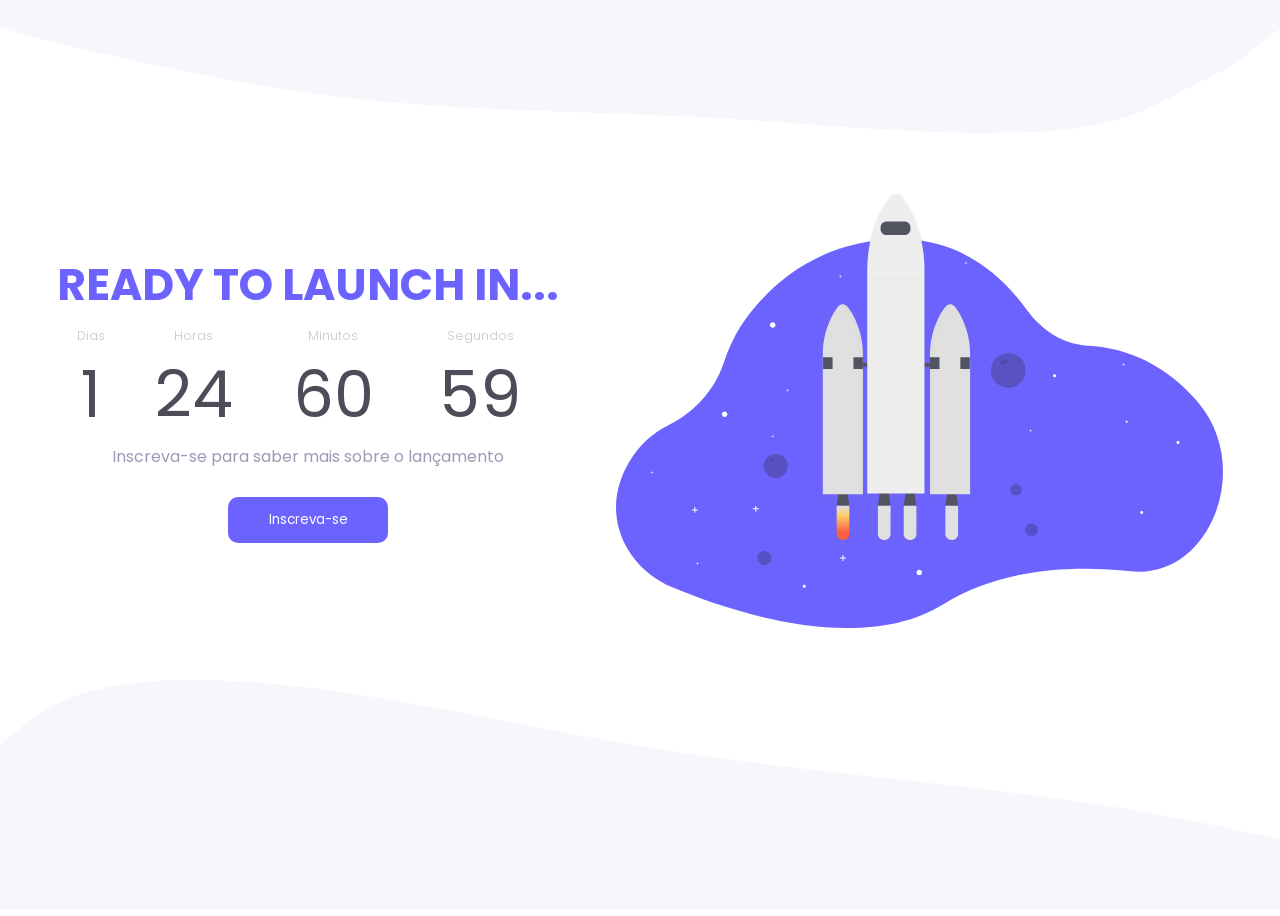
<file: Challenges/countdown/index.html>
<!DOCTYPE html>
<html lang="en">
<head>
    <meta charset="UTF-8">
    <meta http-equiv="X-UA-Compatible" content="IE=edge">
    <meta name="viewport" content="width=device-width, initial-scale=1.0">
    <link rel="stylesheet" href="assets/css/main.css">
    <script defer src="assets/js/main.js"></script>

    <title>Countdown</title>
</head>
<body>
    <main class="container">

        <svg width="1366" height="133" viewBox="0 0 1366 133" fill="none" xmlns="http://www.w3.org/2000/svg">
            <path fill-rule="evenodd" clip-rule="evenodd" d="M1366 0H0V27.6503C79.0078 49.9323 172.154 69.6349 261.729 85.4662C372.219 104.994 481.981 108.913 592.365 112.854L592.365 112.854L592.366 112.854C635.236 114.385 678.2 115.919 721.337 118.372C749.93 119.998 779.133 122.067 808.302 124.134L808.302 124.134C896.408 130.376 984.192 136.596 1053.85 130.511C1119.23 124.8 1150.1 108.243 1181.04 91.6541C1191.39 86.1002 1201.76 80.5429 1213.42 75.3877C1230.71 67.7491 1241.26 58.8166 1251.75 49.9279C1265.59 38.2065 1279.34 26.5613 1308.34 18.0602C1324.57 13.3029 1344.23 9.33452 1366 5.86685V0Z" fill="#DDDBF2" fill-opacity="0.26"/>
        </svg>


        <section class="wrapper">

            <div class="contdown">
                <h1>Ready to launch in...</h1>

                    <table class="timer">
                        <tr class="timer-description">
                            <th>Dias</td>
                            <th>Horas</td>
                            <th>Minutos</td>
                            <th>Segundos</td>
                        </tr>

                        <tr>
                            <td id="day">1</td>
                            <td id="hour">24</td>
                            <td id="minute">60</td>
                            <td id="second">60</td>
                        </tr>
                    </table>

                <p>Inscreva-se para saber mais sobre o lançamento</p>

                <button>Inscreva-se</button>
            </div>

            <svg width="607" height="435" viewBox="0 0 607 435" fill="none" xmlns="http://www.w3.org/2000/svg">
                <g clip-path="url(#clip0)">
                <path d="M529.904 378.444C524.973 378.868 520.011 378.801 515.093 378.246C461.022 372.273 387.392 373.972 327.37 411.129C244.36 462.509 114.269 418.524 56.8832 394.594C13.0364 376.318 -9.72645 331.552 3.94626 289.533C4.13876 288.94 4.3366 288.347 4.54514 287.754C13.1487 262.783 30.1313 243.24 51.1618 232.881C69.4919 223.852 96.2544 204.998 108.163 168.771C113.082 153.812 119.83 139.739 128.594 127.473C152.063 94.6217 201.193 45.7001 285.689 46.0046C300.503 46.0763 315.207 48.563 329.22 53.3666C360.089 63.8754 387.969 85.2402 409.23 114.859C422.795 133.75 443.125 151.311 472.23 152.743C512.622 154.741 551.17 173.531 580.088 206.97C580.922 207.932 581.745 208.898 582.569 209.876C634.057 271.16 598.295 372.471 529.904 378.444Z" fill="#6C63FF"/>
                <g opacity="0.7">
                <path opacity="0.7" d="M148.362 372.434C152.438 372.434 155.742 369.133 155.742 365.061C155.742 360.989 152.438 357.688 148.362 357.688C144.287 357.688 140.983 360.989 140.983 365.061C140.983 369.133 144.287 372.434 148.362 372.434Z" fill="url(#paint0_linear)"/>
                </g>
                <path opacity="0.2" d="M148.363 372.102C152.255 372.102 155.41 368.95 155.41 365.061C155.41 361.172 152.255 358.019 148.363 358.019C144.47 358.019 141.315 361.172 141.315 365.061C141.315 368.95 144.47 372.102 148.363 372.102Z" fill="black"/>
                <path d="M108.606 223.981C110.113 223.981 111.333 222.761 111.333 221.256C111.333 219.751 110.113 218.531 108.606 218.531C107.1 218.531 105.879 219.751 105.879 221.256C105.879 222.761 107.1 223.981 108.606 223.981Z" fill="white"/>
                <path d="M303.243 382.12C304.749 382.12 305.97 380.9 305.97 379.395C305.97 377.89 304.749 376.67 303.243 376.67C301.737 376.67 300.516 377.89 300.516 379.395C300.516 380.9 301.737 382.12 303.243 382.12Z" fill="white"/>
                <path d="M188.279 394.808C189.121 394.808 189.803 394.126 189.803 393.285C189.803 392.445 189.121 391.763 188.279 391.763C187.438 391.763 186.755 392.445 186.755 393.285C186.755 394.126 187.438 394.808 188.279 394.808Z" fill="white"/>
                <path d="M525.686 321.081C526.527 321.081 527.21 320.399 527.21 319.558C527.21 318.718 526.527 318.036 525.686 318.036C524.844 318.036 524.162 318.718 524.162 319.558C524.162 320.399 524.844 321.081 525.686 321.081Z" fill="white"/>
                <path d="M438.527 184.312C439.369 184.312 440.051 183.63 440.051 182.79C440.051 181.949 439.369 181.267 438.527 181.267C437.685 181.267 437.003 181.949 437.003 182.79C437.003 183.63 437.685 184.312 438.527 184.312Z" fill="white"/>
                <path d="M562.046 251.094C562.888 251.094 563.57 250.412 563.57 249.571C563.57 248.73 562.888 248.049 562.046 248.049C561.205 248.049 560.522 248.73 560.522 249.571C560.522 250.412 561.205 251.094 562.046 251.094Z" fill="white"/>
                <path d="M156.731 134.76C158.237 134.76 159.458 133.54 159.458 132.035C159.458 130.531 158.237 129.311 156.731 129.311C155.225 129.311 154.004 130.531 154.004 132.035C154.004 133.54 155.225 134.76 156.731 134.76Z" fill="white"/>
                <path d="M81.7795 316.39H79.3519V313.965H78.3627V316.39H75.9351V317.379H78.3627V319.799H79.3519V317.379H81.7795V316.39Z" fill="white"/>
                <path d="M142.737 315.322H140.31V312.896H139.32V315.322H136.893V316.31H139.32V318.73H140.31V316.31H142.737V315.322Z" fill="white"/>
                <path d="M229.896 364.473H227.469V362.048H226.479V364.473H224.052V365.462H226.479V367.882H227.469V365.462H229.896V364.473Z" fill="white"/>
                <path d="M351.293 69.8323H350.186V68.7264H349.737V69.8323H348.63V70.2811H349.737V71.387H350.186V70.2811H351.293V69.8323Z" fill="white"/>
                <path d="M509.034 171.341H507.928V170.235H507.478V171.341H506.372V171.789H507.478V172.895H507.928V171.789H509.034V171.341Z" fill="white"/>
                <path d="M415.994 237.588H414.887V236.482H414.438V237.588H413.331V238.037H414.438V239.143H414.887V238.037H415.994V237.588Z" fill="white"/>
                <path d="M37.4141 279.26H36.3072V278.154H35.8581V279.26H34.7512V279.709H35.8581V280.814H36.3072V279.709H37.4141V279.26Z" fill="white"/>
                <path d="M82.865 370.083H81.7582V368.977H81.309V370.083H80.2021V370.532H81.309V371.637H81.7582V370.532H82.865V370.083Z" fill="white"/>
                <path d="M225.635 83.1886H224.528V82.0827H224.079V83.1886H222.972V83.6374H224.079V84.7433H224.528V83.6374H225.635V83.1886Z" fill="white"/>
                <path d="M158.26 242.93H157.153V241.825H156.704V242.93H155.597V243.379H156.704V244.485H157.153V243.379H158.26V242.93Z" fill="white"/>
                <path d="M172.698 196.985H171.591V195.879H171.142V196.985H170.035V197.433H171.142V198.539H171.591V197.433H172.698V196.985Z" fill="white"/>
                <g opacity="0.7">
                <path opacity="0.7" d="M400.049 303.013C403.451 303.013 406.209 300.257 406.209 296.858C406.209 293.459 403.451 290.703 400.049 290.703C396.647 290.703 393.889 293.459 393.889 296.858C393.889 300.257 396.647 303.013 400.049 303.013Z" fill="url(#paint1_linear)"/>
                </g>
                <path opacity="0.2" d="M400.049 302.559C403.2 302.559 405.754 300.006 405.754 296.858C405.754 293.71 403.2 291.158 400.049 291.158C396.898 291.158 394.343 293.71 394.343 296.858C394.343 300.006 396.898 302.559 400.049 302.559Z" fill="black"/>
                <path opacity="0.2" d="M415.411 343.359C418.934 343.359 421.79 340.506 421.79 336.986C421.79 333.466 418.934 330.612 415.411 330.612C411.888 330.612 409.032 333.466 409.032 336.986C409.032 340.506 411.888 343.359 415.411 343.359Z" fill="black"/>
                <g opacity="0.7">
                <path opacity="0.7" d="M358.244 164.032C358.288 150.642 355.077 137.442 348.887 125.566C345.951 119.988 343.272 116.526 341.208 114.394C340.42 113.562 339.39 112.998 338.264 112.782C337.138 112.565 335.972 112.707 334.931 113.187C334.098 113.482 333.346 113.967 332.733 114.603C329.947 117.488 327.429 121.302 325.247 125.357C318.738 137.516 315.362 151.103 315.424 164.892V173.162H310.114V76.9913C310.114 56.8393 305.601 36.9597 296.746 19.3293C292.554 10.9736 288.726 5.78066 285.79 2.59116C285.077 1.77946 284.2 1.1291 283.215 0.683544C282.231 0.237989 281.163 0.00750732 280.082 0.00750732C279.001 0.00750732 277.933 0.237989 276.949 0.683544C275.964 1.1291 275.087 1.77946 274.374 2.59116C270.396 6.91328 266.802 12.6298 263.68 18.7043C254.381 36.7193 249.659 57.1705 249.659 77.9102V173.125H245.071V164.454C245.13 150.674 241.754 137.097 235.249 124.946C233.051 120.891 230.532 117.076 227.763 114.191C226.958 113.338 225.901 112.764 224.746 112.554C223.591 112.345 222.4 112.51 221.346 113.027L221.539 113.128C220.867 113.427 220.259 113.851 219.747 114.378C217.689 116.515 215.01 119.972 212.074 125.55C205.884 137.426 202.672 150.626 202.717 164.016V307.73H219.1L217.293 319.542V354.873H230.693V319.542L228.902 307.725H245.05V176.833H249.638V307.158H262.722L260.846 319.542V354.873H274.246V319.542L272.369 307.142H290.014L288.127 319.542V354.873H301.527V319.542L299.65 307.142H310.098V176.849H315.408V307.939H319.713V307.741H333.947L332.161 319.542V354.873H345.561V319.542L343.769 307.725H358.244V164.032Z" fill="url(#paint2_linear)"/>
                </g>
                <path d="M233.35 312.672H220.662L222.929 297.28H231.083L233.35 312.672Z" fill="#535461"/>
                <g opacity="0.1">
                <path opacity="0.1" d="M222.298 303.392H231.714L231.083 299.091H222.929L222.298 303.392Z" fill="black"/>
                </g>
                <path d="M342.085 312.672H329.402L331.664 297.28H339.823L342.085 312.672Z" fill="#535461"/>
                <g opacity="0.1">
                <path opacity="0.1" d="M331.033 303.392H340.454L339.823 299.091H331.664L331.033 303.392Z" fill="black"/>
                </g>
                <path d="M274.577 312.672H261.894L264.155 297.28H272.315L274.577 312.672Z" fill="#535461"/>
                <g opacity="0.1">
                <path opacity="0.1" d="M263.524 303.392H272.946L272.315 299.091H264.155L263.524 303.392Z" fill="black"/>
                </g>
                <path d="M300.404 312.672H287.721L289.983 297.28H298.137L300.404 312.672Z" fill="#535461"/>
                <g opacity="0.1">
                <path opacity="0.1" d="M289.352 303.392H298.773L298.137 299.091H289.983L289.352 303.392Z" fill="black"/>
                </g>
                <path d="M323.964 170.08H233.351V173.702H323.964V170.08Z" fill="#535461"/>
                <path d="M337.968 112.872C337.489 112.343 336.905 111.921 336.253 111.632C335.601 111.343 334.895 111.194 334.182 111.194C333.469 111.194 332.763 111.343 332.111 111.632C331.459 111.921 330.875 112.343 330.396 112.872C327.76 115.682 325.375 119.395 323.295 123.343C317.125 135.224 313.934 148.424 313.996 161.809V301.164H354.1V161.222C354.15 148.207 351.114 135.366 345.24 123.749C342.454 118.321 339.92 114.923 337.968 112.872Z" fill="#E0E0E0"/>
                <path d="M222.966 112.872C223.445 112.343 224.029 111.921 224.681 111.632C225.333 111.343 226.039 111.194 226.752 111.194C227.465 111.194 228.171 111.343 228.823 111.632C229.475 111.921 230.059 112.343 230.538 112.872C233.179 115.682 235.559 119.395 237.644 123.343C243.812 135.225 247.003 148.425 246.943 161.809V301.164H206.839V161.222C206.789 148.207 209.825 135.366 215.699 123.749C218.48 118.321 221.015 114.923 222.966 112.872Z" fill="#E0E0E0"/>
                <path d="M207.069 164.192L216.587 164.24V175.962H207.069V164.192Z" fill="#535461"/>
                <path d="M237.425 164.192L246.943 164.24V175.962H237.425V164.192Z" fill="#535461"/>
                <path d="M313.997 164.192L323.509 164.24V175.962H313.997V164.192Z" fill="#535461"/>
                <path d="M344.353 164.192L353.865 164.24V175.962H344.353V164.192Z" fill="#535461"/>
                <g opacity="0.1">
                <path opacity="0.1" d="M237.644 123.162C235.559 119.213 233.179 115.5 230.538 112.69C229.792 111.864 228.795 111.305 227.701 111.099C226.606 110.894 225.475 111.053 224.479 111.552C225.053 111.838 225.571 112.223 226.009 112.69C228.645 115.5 231.03 119.213 233.11 123.162C239.28 135.042 242.471 148.243 242.409 161.628V300.972H246.943V161.633C247.004 148.247 243.813 135.045 237.644 123.162Z" fill="black"/>
                </g>
                <g opacity="0.1">
                <path opacity="0.1" d="M326.92 123.546C329 119.598 331.385 115.885 334.021 113.075C334.514 112.543 335.111 112.117 335.775 111.825C334.795 111.396 333.705 111.286 332.659 111.511C331.613 111.735 330.665 112.282 329.947 113.075C327.305 115.885 324.921 119.598 322.841 123.546C316.673 135.428 313.482 148.628 313.542 162.012V301.378H317.622V162.023C317.558 148.634 320.749 135.43 326.92 123.546Z" fill="black"/>
                </g>
                <path d="M227.18 347.078H226.832C225.196 347.078 223.626 346.428 222.469 345.272C221.312 344.116 220.662 342.548 220.662 340.913V312.672H233.35V340.913C233.35 342.548 232.7 344.116 231.543 345.272C230.386 346.428 228.816 347.078 227.18 347.078Z" fill="url(#paint3_linear)"/>
                <path d="M268.412 347.078H268.059C266.423 347.076 264.855 346.426 263.699 345.27C262.543 344.114 261.894 342.547 261.894 340.913V312.672H274.577V340.913C274.577 342.547 273.928 344.114 272.772 345.27C271.616 346.426 270.047 347.076 268.412 347.078Z" fill="url(#paint4_linear)"/>
                <path d="M294.234 347.078H293.875C292.242 347.074 290.676 346.422 289.522 345.266C288.369 344.111 287.721 342.545 287.721 340.913V312.672H300.404V340.913C300.404 342.548 299.754 344.116 298.597 345.272C297.44 346.428 295.87 347.078 294.234 347.078Z" fill="url(#paint5_linear)"/>
                <path d="M335.92 347.078H335.583C334.772 347.079 333.968 346.921 333.219 346.612C332.469 346.302 331.787 345.849 331.213 345.276C330.639 344.703 330.183 344.023 329.873 343.274C329.562 342.526 329.402 341.723 329.402 340.913V312.672H342.085V340.913C342.085 342.547 341.436 344.114 340.28 345.27C339.124 346.426 337.556 347.077 335.92 347.078Z" fill="url(#paint6_linear)"/>
                <path d="M285.501 3.60623C284.839 2.81863 284.012 2.1854 283.078 1.75097C282.145 1.31654 281.128 1.09143 280.098 1.09143C279.068 1.09143 278.051 1.31654 277.118 1.75097C276.184 2.1854 275.357 2.81863 274.695 3.60623C270.952 7.81615 267.53 13.3777 264.535 19.2973C255.734 36.8422 251.263 56.7591 251.263 76.9539V300.598H308.478V76.0564C308.478 56.4332 304.2 37.0559 295.837 19.9063C291.907 11.7696 288.287 6.71024 285.501 3.60623Z" fill="#EEEEEE"/>
                <path d="M288.549 28.449H270.454C267.206 28.449 264.573 31.0802 264.573 34.3258V36.2438C264.573 39.4895 267.206 42.1206 270.454 42.1206H288.549C291.798 42.1206 294.431 39.4895 294.431 36.2438V34.3258C294.431 31.0802 291.798 28.449 288.549 28.449Z" fill="#535461"/>
                <g opacity="0.1">
                <path opacity="0.1" d="M308.206 84.5991H251.574V86.7949H308.206V84.5991Z" fill="black"/>
                </g>
                <path d="M406.941 166.329C405.456 164.381 403.598 162.746 401.476 161.521C399.038 160.116 396.309 159.29 393.5 159.107C390.691 158.925 387.878 159.39 385.277 160.467C382.677 161.543 380.36 163.203 378.504 165.318C376.648 167.433 375.304 169.945 374.575 172.662C373.847 175.378 373.753 178.226 374.302 180.984C374.85 183.743 376.027 186.338 377.739 188.57C379.452 190.802 381.656 192.61 384.18 193.855C386.704 195.1 389.48 195.749 392.295 195.751C392.686 195.751 393.076 195.751 393.456 195.708C396.764 195.499 399.954 194.399 402.686 192.525C405.419 190.65 407.593 188.071 408.976 185.062C410.36 182.052 410.902 178.724 410.544 175.432C410.187 172.139 408.944 169.005 406.946 166.361L406.941 166.329Z" fill="url(#paint7_linear)"/>
                <path opacity="0.2" d="M409.641 177.378C409.641 181.785 407.959 186.028 404.94 189.241C401.92 192.455 397.789 194.398 393.386 194.677C393.028 194.677 392.659 194.714 392.29 194.714C389.626 194.716 386.998 194.105 384.609 192.929C382.22 191.753 380.134 190.044 378.512 187.933C376.89 185.822 375.776 183.367 375.256 180.757C374.736 178.148 374.825 175.453 375.514 172.883C376.203 170.313 377.476 167.935 379.232 165.935C380.988 163.935 383.182 162.365 385.643 161.348C388.104 160.331 390.766 159.893 393.424 160.068C396.081 160.244 398.663 161.028 400.968 162.36C402.978 163.525 404.734 165.08 406.134 166.933C408.414 169.938 409.646 173.607 409.641 177.378Z" fill="black"/>
                <path opacity="0.1" d="M388.017 166.377C387.12 166.763 386.255 167.218 385.429 167.74C384.878 168.04 384.404 168.465 384.044 168.979C383.866 169.238 383.768 169.544 383.762 169.858C383.756 170.173 383.843 170.482 384.012 170.747C384.435 171.324 385.247 171.41 385.964 171.453C386.716 171.548 387.481 171.472 388.199 171.228C388.684 170.989 389.125 170.669 389.504 170.283L390.996 168.931C391.53 168.461 392.065 167.814 391.856 167.152C391.733 166.915 391.553 166.713 391.331 166.564C391.11 166.415 390.855 166.323 390.589 166.297C389.303 166.047 387.97 166.281 386.846 166.954" fill="black"/>
                <g opacity="0.1">
                <path opacity="0.1" d="M381.788 185.135C382.293 185.135 382.702 184.726 382.702 184.221C382.702 183.717 382.293 183.308 381.788 183.308C381.283 183.308 380.874 183.717 380.874 184.221C380.874 184.726 381.283 185.135 381.788 185.135Z" fill="black"/>
                </g>
                <g opacity="0.1">
                <path opacity="0.1" d="M400.353 181.785C402.202 181.785 403.701 180.288 403.701 178.441C403.701 176.594 402.202 175.096 400.353 175.096C398.504 175.096 397.006 176.594 397.006 178.441C397.006 180.288 398.504 181.785 400.353 181.785Z" fill="black"/>
                </g>
                <g opacity="0.1">
                <path opacity="0.1" d="M406.166 166.933C406.156 167.807 405.895 168.66 405.414 169.391C404.933 170.121 404.251 170.698 403.451 171.053C402.651 171.407 401.766 171.525 400.901 171.391C400.036 171.257 399.228 170.878 398.573 170.298C397.918 169.719 397.443 168.963 397.205 168.122C396.967 167.28 396.976 166.388 397.232 165.552C397.487 164.715 397.977 163.97 398.645 163.404C399.312 162.838 400.128 162.475 400.995 162.36C403.007 163.524 404.765 165.079 406.166 166.933Z" fill="black"/>
                </g>
                <g opacity="0.1">
                <path opacity="0.1" d="M406.476 187.357C404.983 189.48 403.032 191.24 400.766 192.507C398.5 193.774 395.978 194.516 393.386 194.677C393.386 194.436 393.354 194.196 393.354 193.95C393.355 192.429 393.78 190.937 394.579 189.643C395.379 188.348 396.523 187.301 397.883 186.617C399.244 185.933 400.767 185.641 402.285 185.772C403.802 185.902 405.253 186.451 406.476 187.357Z" fill="black"/>
                </g>
                <path d="M169.912 265.3C168.876 263.932 167.578 262.784 166.094 261.923C164.39 260.924 162.478 260.332 160.508 260.193C158.537 260.053 156.561 260.37 154.733 261.118C152.905 261.867 151.275 263.027 149.969 264.508C148.663 265.989 147.718 267.752 147.205 269.658C146.693 271.564 146.628 273.563 147.016 275.498C147.404 277.434 148.233 279.254 149.44 280.816C150.647 282.379 152.199 283.642 153.975 284.507C155.75 285.372 157.702 285.816 159.677 285.804C159.95 285.804 160.212 285.804 160.49 285.778C162.794 285.623 165.013 284.849 166.914 283.54C168.815 282.23 170.327 280.432 171.291 278.335C172.254 276.238 172.634 273.921 172.389 271.626C172.145 269.332 171.285 267.147 169.901 265.3H169.912Z" fill="url(#paint8_linear)"/>
                <path opacity="0.2" d="M171.794 273.009C171.793 276.084 170.62 279.044 168.513 281.286C166.407 283.528 163.524 284.883 160.452 285.078C160.201 285.078 159.918 285.078 159.688 285.078C157.831 285.077 155.999 284.65 154.334 283.829C152.669 283.009 151.216 281.816 150.086 280.344C148.955 278.873 148.179 277.161 147.817 275.341C147.455 273.522 147.517 271.644 147.997 269.852C148.478 268.06 149.364 266.403 150.588 265.008C151.812 263.613 153.341 262.518 155.056 261.808C156.771 261.098 158.627 260.792 160.48 260.912C162.333 261.033 164.133 261.578 165.741 262.506C167.145 263.322 168.371 264.412 169.345 265.711C170.939 267.81 171.799 270.374 171.794 273.009Z" fill="black"/>
                <path opacity="0.1" d="M156.704 265.337C156.079 265.603 155.476 265.919 154.902 266.283C154.52 266.496 154.189 266.792 153.934 267.148C153.816 267.332 153.752 267.546 153.752 267.765C153.752 267.984 153.816 268.198 153.934 268.382C154.112 268.557 154.325 268.692 154.56 268.777C154.794 268.862 155.044 268.895 155.293 268.874C155.818 268.942 156.352 268.889 156.854 268.719C157.194 268.551 157.503 268.327 157.768 268.056L158.806 267.116C159.169 266.785 159.565 266.336 159.405 265.877C159.323 265.708 159.198 265.565 159.043 265.46C158.889 265.355 158.709 265.292 158.522 265.278C157.627 265.103 156.699 265.267 155.918 265.738" fill="black"/>
                <g opacity="0.1">
                <path opacity="0.1" d="M152.357 278.416C152.708 278.416 152.993 278.131 152.993 277.78C152.993 277.429 152.708 277.144 152.357 277.144C152.005 277.144 151.72 277.429 151.72 277.78C151.72 278.131 152.005 278.416 152.357 278.416Z" fill="black"/>
                </g>
                <g opacity="0.1">
                <path opacity="0.1" d="M165.313 276.086C166.604 276.086 167.65 275.041 167.65 273.752C167.65 272.462 166.604 271.417 165.313 271.417C164.022 271.417 162.976 272.462 162.976 273.752C162.976 275.041 164.022 276.086 165.313 276.086Z" fill="black"/>
                </g>
                <g opacity="0.1">
                <path opacity="0.1" d="M169.35 265.722C169.345 266.338 169.163 266.939 168.825 267.454C168.487 267.969 168.008 268.376 167.445 268.626C166.882 268.876 166.258 268.959 165.649 268.864C165.04 268.769 164.471 268.502 164.011 268.092C163.55 267.683 163.217 267.15 163.052 266.557C162.886 265.964 162.895 265.336 163.078 264.747C163.26 264.159 163.609 263.636 164.081 263.24C164.553 262.845 165.129 262.593 165.741 262.516C167.147 263.332 168.375 264.422 169.35 265.722Z" fill="black"/>
                </g>
                <g opacity="0.1">
                <path opacity="0.1" d="M169.585 279.97C168.544 281.451 167.182 282.68 165.601 283.564C164.02 284.448 162.261 284.965 160.452 285.078C160.452 284.912 160.452 284.741 160.452 284.544C160.453 283.482 160.749 282.442 161.307 281.538C161.865 280.635 162.663 279.904 163.612 279.427C164.561 278.95 165.624 278.746 166.683 278.837C167.741 278.928 168.753 279.311 169.607 279.944L169.585 279.97Z" fill="black"/>
                </g>
                <path d="M510.601 229.766C511.144 229.766 511.585 229.326 511.585 228.783C511.585 228.241 511.144 227.8 510.601 227.8C510.058 227.8 509.617 228.241 509.617 228.783C509.617 229.326 510.058 229.766 510.601 229.766Z" fill="white"/>
                </g>
                <defs>
                <linearGradient id="paint0_linear" x1="148.362" y1="372.434" x2="148.362" y2="357.694" gradientUnits="userSpaceOnUse">
                <stop stop-color="#808080" stop-opacity="0.25"/>
                <stop offset="0.54" stop-color="#808080" stop-opacity="0.12"/>
                <stop offset="1" stop-color="#808080" stop-opacity="0.1"/>
                </linearGradient>
                <linearGradient id="paint1_linear" x1="9611.01" y1="7271.99" x2="9611.01" y2="6988.51" gradientUnits="userSpaceOnUse">
                <stop stop-color="#808080" stop-opacity="0.25"/>
                <stop offset="0.54" stop-color="#808080" stop-opacity="0.12"/>
                <stop offset="1" stop-color="#808080" stop-opacity="0.1"/>
                </linearGradient>
                <linearGradient id="paint2_linear" x1="86821.3" y1="250946" x2="86821.3" y2="15220.2" gradientUnits="userSpaceOnUse">
                <stop stop-color="#808080" stop-opacity="0.25"/>
                <stop offset="0.54" stop-color="#808080" stop-opacity="0.12"/>
                <stop offset="1" stop-color="#808080" stop-opacity="0.1"/>
                </linearGradient>
                <linearGradient id="paint3_linear" x1="227.009" y1="312.672" x2="227.009" y2="347.078" gradientUnits="userSpaceOnUse">
                <stop stop-color="#E0E0E0"/>
                <stop offset="0.31" stop-color="#FCCC63"/>
                <stop offset="0.77" stop-color="#F55F44"/>
                </linearGradient>
                <linearGradient id="paint4_linear" x1="7035.5" y1="21924.4" x2="7035.5" y2="24140.1" gradientUnits="userSpaceOnUse">
                <stop stop-color="#E0E0E0"/>
                <stop offset="0.31" stop-color="#FCCC63"/>
                <stop offset="0.77" stop-color="#F55F44"/>
                </linearGradient>
                <linearGradient id="paint5_linear" x1="7673.96" y1="21924.4" x2="7673.96" y2="24140.1" gradientUnits="userSpaceOnUse">
                <stop stop-color="#E0E0E0"/>
                <stop offset="0.31" stop-color="#FCCC63"/>
                <stop offset="0.77" stop-color="#F55F44"/>
                </linearGradient>
                <linearGradient id="paint6_linear" x1="8704.3" y1="21924.4" x2="8704.3" y2="24140.2" gradientUnits="userSpaceOnUse">
                <stop stop-color="#E0E0E0"/>
                <stop offset="0.31" stop-color="#FCCC63"/>
                <stop offset="0.77" stop-color="#F55F44"/>
                </linearGradient>
                <linearGradient id="paint7_linear" x1="28489.3" y1="15170.4" x2="28489.3" y2="12651.8" gradientUnits="userSpaceOnUse">
                <stop stop-color="#808080" stop-opacity="0.25"/>
                <stop offset="0.54" stop-color="#808080" stop-opacity="0.12"/>
                <stop offset="1" stop-color="#808080" stop-opacity="0.1"/>
                </linearGradient>
                <linearGradient id="paint8_linear" x1="8652.98" y1="15078.6" x2="8652.98" y2="13850" gradientUnits="userSpaceOnUse">
                <stop stop-color="#808080" stop-opacity="0.25"/>
                <stop offset="0.54" stop-color="#808080" stop-opacity="0.12"/>
                <stop offset="1" stop-color="#808080" stop-opacity="0.1"/>
                </linearGradient>
                <clipPath id="clip0">
                <rect width="607" height="435" fill="white"/>
                </clipPath>
                </defs>
            </svg>

        </section>    


        <svg width="1366" height="229" viewBox="0 0 1366 229" fill="none" xmlns="http://www.w3.org/2000/svg">
            <path fill-rule="evenodd" clip-rule="evenodd" d="M1366 176.569C1347.5 172.74 1329.08 168.973 1310.99 165.273C1278.27 158.581 1246.6 152.104 1217.39 145.862C1110.52 123.024 998.866 110.59 885.94 98.0154C824.929 91.2213 763.545 84.3858 702.342 75.8455C640.836 67.2627 577.857 55.1053 515.316 43.0324C395.552 19.9134 277.395 -2.89553 174.259 0.300998C75.035 3.37627 42.9722 29.5511 10.2842 56.2362L10.2839 56.2365L10.2837 56.2367C6.88785 59.0089 3.4853 61.7866 0 64.5445V229H1366V176.569Z" fill="#DDDBF2" fill-opacity="0.26"/>
        </svg>
    </main>
</body>
</html>
</file>
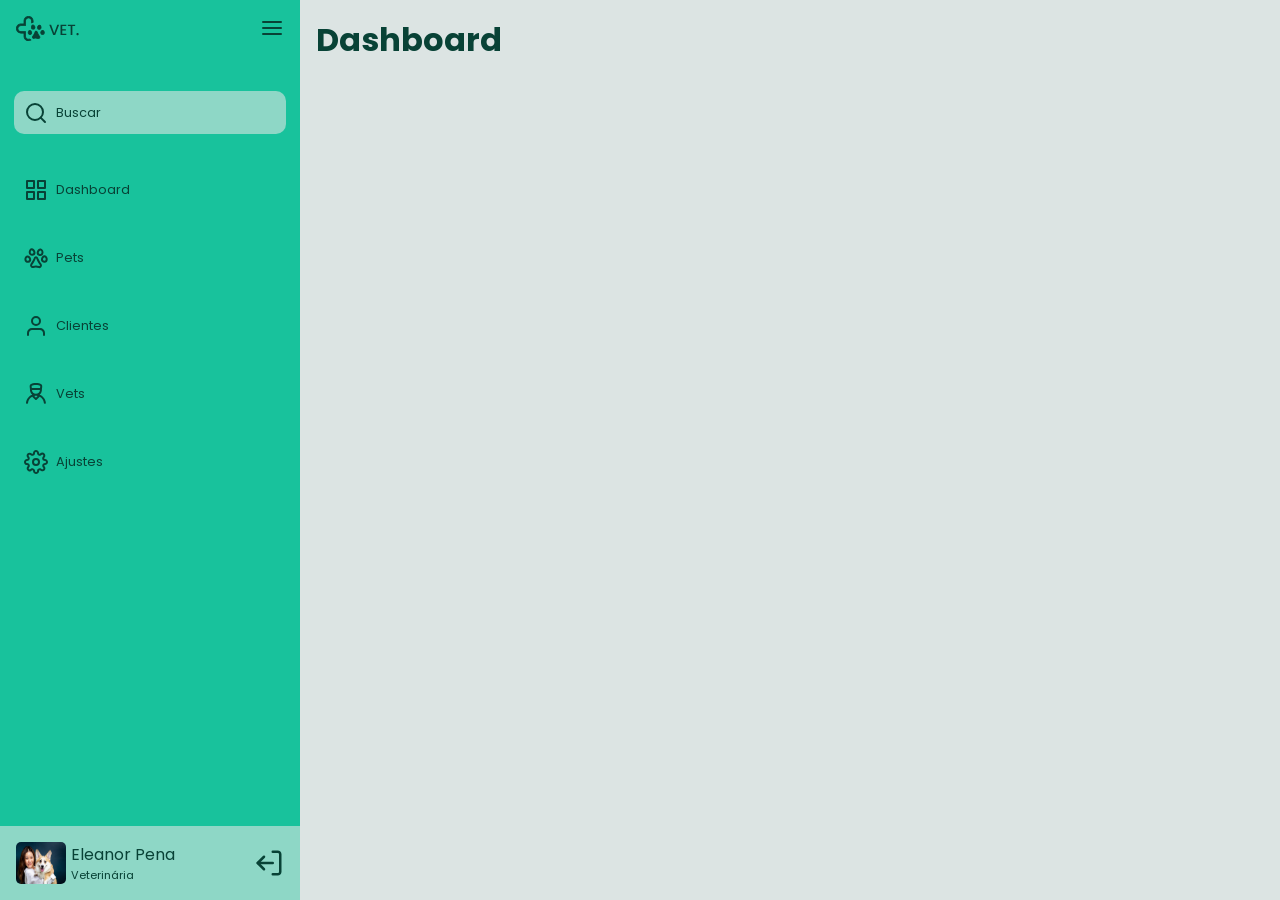
<file: Challenges/sidebar/index.html>
<!DOCTYPE html>
<html lang="en">
<head>
    <meta charset="UTF-8">
    <meta http-equiv="X-UA-Compatible" content="IE=edge">
    <meta name="viewport" content="width=device-width, initial-scale=1.0">
    <link rel="stylesheet" href="assets/css/main.css">
    <script defer src="assets/js/main.js"></script>
    <title>Sidebar</title>
</head>
<body>
    <main class="container">
        <div class="sidebar">
            <div class="s-header">
                <svg class="logo" width="64" height="26" viewBox="0 0 64 26" fill="none" xmlns="http://www.w3.org/2000/svg">
                    <path d="M43.11 8.69701L39.195 19.122H37.215L33.285 8.69701H35.115L38.205 17.367L41.31 8.69701H43.11ZM46.25 10.077V13.137H49.85V14.532H46.25V17.727H50.3V19.122H44.54V8.68201H50.3V10.077H46.25ZM59.1413 8.69701V10.092H56.3663V19.122H54.6563V10.092H51.8663V8.69701H59.1413ZM61.563 19.227C61.253 19.227 60.993 19.122 60.783 18.912C60.573 18.702 60.468 18.442 60.468 18.132C60.468 17.822 60.573 17.562 60.783 17.352C60.993 17.142 61.253 17.037 61.563 17.037C61.863 17.037 62.118 17.142 62.328 17.352C62.538 17.562 62.643 17.822 62.643 18.132C62.643 18.442 62.538 18.702 62.328 18.912C62.118 19.122 61.863 19.227 61.563 19.227Z" fill="#084236"/>
                    <path d="M18.9449 16.4335C19.5174 14.4401 20.8596 14.7757 21.3908 16.4667C21.6171 17.047 21.8631 17.6138 22.1169 18.093C22.5224 18.8587 23.1064 19.7006 23.7026 20.4804C24.3693 21.3524 23.5811 22.7393 22.5207 22.5223C21.5494 22.3235 20.6468 22.1575 20.2147 22.1285C19.7805 22.0994 18.8711 22.2513 17.8944 22.4552C16.8347 22.6764 16.0084 21.3053 16.6593 20.4208C17.2241 19.6532 17.7791 18.8324 18.1766 18.093C18.44 17.6032 18.7015 17.0243 18.9449 16.4335Z" fill="#084236"/>
                    <path d="M25.0544 11.8583C24.8775 12.8356 23.9418 13.4843 22.9646 13.3074C21.9874 13.1305 21.3386 12.1948 21.5155 11.2176C21.6925 10.2404 22.7334 8.8944 23.7106 9.07133C24.6878 9.24826 25.2313 10.8811 25.0544 11.8583Z" fill="#084236"/>
                    <path d="M18.9922 11.2391C19.0956 12.2268 18.3787 13.1114 17.3909 13.2147C16.4032 13.3181 15.5187 12.6012 15.4153 11.6135C15.3119 10.6258 15.8028 9.06128 16.7905 8.95789C17.7782 8.8545 18.8888 10.2514 18.9922 11.2391Z" fill="#084236"/>
                    <path d="M15.7058 16.4724C15.8515 17.4548 15.1733 18.3693 14.191 18.5151C13.2086 18.6609 12.2941 17.9827 12.1483 17.0003C12.0025 16.0179 12.5961 14.5332 13.5785 14.3874C14.5608 14.2416 15.56 15.49 15.7058 16.4724Z" fill="#084236"/>
                    <path d="M28.3094 16.8471C28.2097 17.8352 27.3279 18.5554 26.3398 18.4557C25.3517 18.3561 24.6315 17.4742 24.7311 16.4861C24.8308 15.498 25.7705 14.2043 26.7586 14.3039C27.7467 14.4036 28.4091 15.859 28.3094 16.8471Z" fill="#084236"/>
                    <path d="M9.51592 4.94828C9.51592 3.26652 10.8793 1.90319 12.561 1.90319C14.2428 1.90319 15.6061 3.26652 15.6061 4.94828L15.6061 6.93011C16.0911 6.67307 16.5999 6.45264 17.1286 6.27269V4.94828C17.1286 2.42565 15.0836 0.380646 12.561 0.380646C10.0384 0.380646 7.99338 2.42565 7.99337 4.94828L7.99337 7.99337H4.94828C2.42565 7.99337 0.380646 10.0384 0.380646 12.561C0.380646 15.0836 2.42565 17.1286 4.94828 17.1286H7.99337V20.1737C7.99337 22.6964 10.0384 24.7414 12.561 24.7414C13.4924 24.7414 14.3587 24.4626 15.081 23.9839C14.5968 23.6899 14.1398 23.3581 13.7146 22.9927C13.3588 23.1385 12.9693 23.2188 12.561 23.2188C10.8793 23.2188 9.51592 21.8555 9.51592 20.1737V15.6061H4.94828C3.26653 15.6061 1.90319 14.2428 1.90319 12.561C1.90319 10.8793 3.26653 9.51592 4.94828 9.51592H9.51592L9.51592 4.94828Z" fill="#084236"/>
                    <path fill-rule="evenodd" clip-rule="evenodd" d="M12.561 0.761273C10.2486 0.761273 8.374 2.63586 8.374 4.94827L8.374 7.99336C8.374 8.20358 8.20358 8.374 7.99336 8.374H4.94827C2.63586 8.374 0.761273 10.2486 0.761273 12.561C0.761273 14.8734 2.63586 16.748 4.94827 16.748H7.99336C8.20358 16.748 8.374 16.9184 8.374 17.1286V20.1737C8.374 22.4861 10.2486 24.3607 12.561 24.3607C13.2005 24.3607 13.8059 24.2176 14.3476 23.9616C14.1034 23.7927 13.867 23.6141 13.6389 23.4263C13.2996 23.5387 12.9371 23.5995 12.561 23.5995C10.669 23.5995 9.13527 22.0657 9.13527 20.1737V15.9867H4.94827C3.0563 15.9867 1.52255 14.453 1.52255 12.561C1.52255 10.669 3.0563 9.13527 4.94827 9.13527H9.13527L9.13527 4.94827C9.13527 3.0563 10.669 1.52255 12.561 1.52255C14.453 1.52255 15.9867 3.0563 15.9867 4.94827L15.9867 6.31797C16.2353 6.20409 16.4893 6.09923 16.748 6.0038V4.94827C16.748 2.63586 14.8734 0.761273 12.561 0.761273ZM7.61273 4.94827C7.61273 2.21542 9.82815 0 12.561 0C15.2939 0 17.5093 2.21542 17.5093 4.94827V6.27268C17.5093 6.43563 17.4055 6.58051 17.2513 6.63301C16.7418 6.80642 16.2515 7.0188 15.7843 7.26642C15.6664 7.32895 15.5242 7.32509 15.4098 7.25624C15.2954 7.18739 15.2255 7.06363 15.2255 6.9301L15.2255 4.94827C15.2255 3.47673 14.0325 2.28382 12.561 2.28382C11.0895 2.28382 9.89655 3.47674 9.89655 4.94827L9.89655 9.51591C9.89655 9.72613 9.72613 9.89655 9.51591 9.89655H4.94827C3.47674 9.89655 2.28382 11.0895 2.28382 12.561C2.28382 14.0325 3.47674 15.2255 4.94827 15.2255H9.51591C9.72613 15.2255 9.89655 15.3959 9.89655 15.6061V20.1737C9.89655 21.6453 11.0895 22.8382 12.561 22.8382C12.9189 22.8382 13.2595 22.7678 13.5703 22.6405C13.7026 22.5863 13.8542 22.6108 13.9627 22.704C14.372 23.0558 14.8121 23.3754 15.2785 23.6585C15.3899 23.7262 15.459 23.8461 15.4616 23.9764C15.4642 24.1066 15.3999 24.2292 15.2913 24.3012C14.5086 24.8199 13.5695 25.122 12.561 25.122C9.82815 25.122 7.61273 22.9066 7.61273 20.1737V17.5093H4.94827C2.21542 17.5093 0 15.2939 0 12.561C0 9.82815 2.21542 7.61273 4.94827 7.61273H7.61273L7.61273 4.94827ZM17.9401 9.94403C17.5529 9.51412 17.1398 9.30403 16.8301 9.33645C16.5424 9.36657 16.2563 9.62294 16.0418 10.108C15.8342 10.5776 15.7494 11.1491 15.7939 11.5739C15.8754 12.3525 16.5727 12.9177 17.3513 12.8362C18.13 12.7547 18.6951 12.0574 18.6136 11.2787C18.5726 10.887 18.3174 10.363 17.9401 9.94403ZM18.5058 9.4346C18.9565 9.93514 19.3083 10.6034 19.3707 11.1995C19.496 12.3963 18.6274 13.468 17.4306 13.5933C16.2338 13.7186 15.162 12.8499 15.0367 11.6531C14.9778 11.0901 15.0867 10.3855 15.3456 9.80013C15.5976 9.23016 16.0509 8.65258 16.7509 8.57931C17.4289 8.50834 18.0649 8.94499 18.5058 9.4346ZM22.5921 9.97036C22.2285 10.3628 21.9636 10.8795 21.8901 11.2854C21.7506 12.0558 22.262 12.7934 23.0324 12.9329C23.8028 13.0723 24.5404 12.5609 24.6799 11.7905C24.7525 11.389 24.678 10.8124 24.4653 10.3142C24.2461 9.80085 23.9398 9.49965 23.6428 9.44587C23.3487 9.39262 22.9671 9.56567 22.5921 9.97036ZM22.0337 9.45294C22.4677 8.98457 23.0953 8.5731 23.7784 8.69678C24.4586 8.81992 24.9127 9.4236 25.1654 10.0152C25.4245 10.622 25.5332 11.3504 25.4289 11.9261C25.2146 13.1102 24.0809 13.8963 22.8968 13.6819C21.7127 13.4676 20.9266 12.3339 21.141 11.1498C21.2444 10.5784 21.5883 9.9336 22.0337 9.45294ZM25.7012 15.2342C25.3724 15.6194 25.1507 16.1191 25.1099 16.5243C25.0313 17.3033 25.599 17.9984 26.378 18.077C27.1569 18.1556 27.8521 17.5878 27.9307 16.8089C27.9716 16.4036 27.8541 15.8698 27.6089 15.4267C27.3588 14.9748 27.0339 14.7143 26.7204 14.6826C26.4069 14.651 26.0365 14.8414 25.7012 15.2342ZM25.1222 14.74C25.5287 14.2638 26.1222 13.8572 26.7968 13.9252C27.4714 13.9933 27.9718 14.5103 28.2749 15.058C28.583 15.6146 28.7469 16.3024 28.6881 16.8853C28.5673 18.0826 27.4988 18.9552 26.3016 18.8344C25.1043 18.7137 24.2316 17.6452 24.3524 16.4479C24.4112 15.8651 24.7092 15.2238 25.1222 14.74ZM14.6782 15.2672C14.3249 14.8905 13.946 14.7177 13.6343 14.7639C13.3227 14.8102 13.0103 15.0856 12.7816 15.5487C12.5573 16.0027 12.465 16.5415 12.5248 16.9444C12.6397 17.7188 13.3607 18.2535 14.1351 18.1386C14.9095 18.0236 15.4442 17.3027 15.3292 16.5283C15.2694 16.1254 15.0246 15.6366 14.6782 15.2672ZM15.2335 14.7464C15.6686 15.2104 15.9963 15.8371 16.0823 16.4165C16.2589 17.6068 15.4371 18.715 14.2468 18.8916C13.0565 19.0682 11.9484 18.2465 11.7718 17.0562C11.6858 16.4767 11.8174 15.7819 12.099 15.2116C12.3763 14.6502 12.8519 14.1104 13.5226 14.0109C14.1933 13.9114 14.8052 14.2898 15.2335 14.7464ZM19.7678 15.6242C19.6112 15.7865 19.4438 16.0754 19.3108 16.5385L19.3049 16.5589L19.2969 16.5785C19.0508 17.1757 18.7838 17.7677 18.5119 18.2733C18.102 19.0355 17.5351 19.8728 16.9659 20.6463C16.7508 20.9386 16.765 21.3317 16.961 21.6555C17.1568 21.979 17.4824 22.1524 17.8166 22.0826C18.3086 21.9799 18.7882 21.8893 19.2022 21.8279C19.6073 21.7679 19.9787 21.7312 20.2402 21.7487C20.7033 21.7798 21.6334 21.9521 22.597 22.1494C22.9282 22.2171 23.2435 22.0434 23.4292 21.7201C23.6156 21.3958 23.6217 21.0014 23.4002 20.7116C22.7988 19.925 22.2004 19.0639 21.7805 18.2712C21.5173 17.7741 21.2653 17.1926 21.0362 16.6049L21.0315 16.593L21.0277 16.5808C20.9066 16.1955 20.7455 15.9082 20.5792 15.7192C20.4116 15.5286 20.2584 15.4582 20.1464 15.4473C20.0464 15.4375 19.9176 15.4689 19.7678 15.6242ZM21.75 16.3401C21.6056 15.8853 21.4012 15.501 21.1508 15.2164C20.8995 14.9307 20.5818 14.7248 20.2202 14.6896C19.8468 14.6533 19.4994 14.806 19.22 15.0956C18.9509 15.3745 18.7379 15.784 18.5851 16.3076C18.3466 16.8853 18.0935 17.444 17.8414 17.9128C17.4561 18.6292 16.9131 19.4335 16.3527 20.1952C15.9169 20.7874 15.9904 21.5222 16.3098 22.0497C16.6293 22.5776 17.2467 22.9793 17.9721 22.8278C18.4569 22.7266 18.9204 22.6393 19.3138 22.581C19.7161 22.5214 20.0165 22.4967 20.1892 22.5083C20.5903 22.5352 21.4654 22.6948 22.4443 22.8952C23.1736 23.0444 23.7826 22.6332 24.0893 22.0994C24.3955 21.5665 24.4501 20.8315 24.005 20.2492C23.4139 19.4761 22.8444 18.6535 22.4533 17.9149C22.2106 17.4566 21.9721 16.909 21.75 16.3401Z" fill="#084236"/>
                </svg>
                    
                <svg class="checkbox" width="24" height="24" viewBox="0 0 24 24" fill="none" xmlns="http://www.w3.org/2000/svg">
                    <path d="M3 12H21" stroke="#084236" stroke-width="2" stroke-linecap="round" stroke-linejoin="round"/>
                    <path d="M3 6H21" stroke="#084236" stroke-width="2" stroke-linecap="round" stroke-linejoin="round"/>
                    <path d="M3 18H21" stroke="#084236" stroke-width="2" stroke-linecap="round" stroke-linejoin="round"/>
                </svg>
            </div>

            <nav class="s-nav">
                <ul class="s-list">
                    <li class="s-item">
                        <a href="#">
                            <svg width="24" height="24" viewBox="0 0 24 24" fill="none" xmlns="http://www.w3.org/2000/svg">
                            <path d="M11 19C15.4183 19 19 15.4183 19 11C19 6.58172 15.4183 3 11 3C6.58172 3 3 6.58172 3 11C3 15.4183 6.58172 19 11 19Z" stroke="#084236" stroke-width="2" stroke-linecap="round" stroke-linejoin="round"/>
                            <path d="M21 21L16.65 16.65" stroke="#084236" stroke-width="2" stroke-linecap="round" stroke-linejoin="round"/>
                            </svg>
                            <span class="">Buscar</span>                          
                        </a>
                    </li>
                    <li class="s-item">
                        <a href="#">
                            <svg width="24" height="24" viewBox="0 0 24 24" fill="none" xmlns="http://www.w3.org/2000/svg">
                                <path d="M10 3H3V10H10V3Z" stroke="#084236" stroke-width="2" stroke-linecap="round" stroke-linejoin="round"/>
                                <path d="M21 3H14V10H21V3Z" stroke="#084236" stroke-width="2" stroke-linecap="round" stroke-linejoin="round"/>
                                <path d="M21 14H14V21H21V14Z" stroke="#084236" stroke-width="2" stroke-linecap="round" stroke-linejoin="round"/>
                                <path d="M10 14H3V21H10V14Z" stroke="#084236" stroke-width="2" stroke-linecap="round" stroke-linejoin="round"/>
                            </svg>
                            <span class="">Dashboard</span>                          
                        </a>
                    </li>
                    <li class="s-item">
                        <a href="#">
                            <svg width="24" height="24" viewBox="0 0 24 24" fill="none" xmlns="http://www.w3.org/2000/svg">
                            <path d="M10.3858 13.0868C11.1378 10.4684 12.9009 10.9092 13.5987 13.1305C13.8959 13.8928 14.2192 14.6373 14.5525 15.2668C15.0852 16.2726 15.8523 17.3785 16.6355 18.4029C17.5112 19.5483 16.4758 21.3702 15.0829 21.085C13.8071 20.8239 12.6214 20.6059 12.0538 20.5678C11.4834 20.5295 10.2889 20.7291 9.00583 20.9969C7.6139 21.2875 6.5285 19.4864 7.38346 18.3245C8.12541 17.3162 8.85439 16.238 9.37663 15.2668C9.72261 14.6234 10.0661 13.863 10.3858 13.0868Z" stroke="#084236" stroke-width="2"/>
                            <path d="M18.4112 7.07696C18.1787 8.36064 16.9497 9.21287 15.666 8.98046C14.3823 8.74805 13.5301 7.51901 13.7625 6.23532C13.9949 4.95164 15.3623 3.18358 16.646 3.416C17.9296 3.64841 18.6436 5.79327 18.4112 7.07696Z" stroke="#084236" stroke-width="2"/>
                            <path d="M10.4479 6.26355C10.5837 7.56102 9.64198 8.72292 8.34451 8.85874C7.04705 8.99455 5.88514 8.05284 5.74933 6.75538C5.61352 5.45791 6.2583 3.40279 7.55576 3.26697C8.85323 3.13116 10.3121 4.96609 10.4479 6.26355Z" stroke="#084236" stroke-width="2"/>
                            <path d="M6.13091 13.138C6.3224 14.4284 5.43153 15.6297 4.1411 15.8212C2.85068 16.0127 1.64935 15.1218 1.45786 13.8314C1.26638 12.541 2.0461 10.5906 3.33652 10.3991C4.62695 10.2076 5.93942 11.8475 6.13091 13.138Z" stroke="#084236" stroke-width="2"/>
                            <path d="M22.687 13.6302C22.556 14.9281 21.3977 15.8742 20.0997 15.7433C18.8017 15.6123 17.8557 14.454 17.9866 13.156C18.1175 11.858 19.3519 10.1586 20.6499 10.2895C21.9478 10.4204 22.8179 12.3322 22.687 13.6302Z" stroke="#084236" stroke-width="2"/>
                            </svg>
                            <span class="">Pets</span>
                        </a>
                    </li>
                    <li class="s-item">
                        <a href="#">
                            <svg width="24" height="24" viewBox="0 0 24 24" fill="none" xmlns="http://www.w3.org/2000/svg">
                            <path d="M20 21V19C20 17.9391 19.5786 16.9217 18.8284 16.1716C18.0783 15.4214 17.0609 15 16 15H8C6.93913 15 5.92172 15.4214 5.17157 16.1716C4.42143 16.9217 4 17.9391 4 19V21" stroke="#084236" stroke-width="2" stroke-linecap="round" stroke-linejoin="round"/>
                            <path d="M12 11C14.2091 11 16 9.20914 16 7C16 4.79086 14.2091 3 12 3C9.79086 3 8 4.79086 8 7C8 9.20914 9.79086 11 12 11Z" stroke="#084236" stroke-width="2" stroke-linecap="round" stroke-linejoin="round"/>
                            </svg>
                            <span class="">Clientes</span>                          
                        </a>
                    </li>
                    <li class="s-item">
                        <a href="#">
                            <svg width="24" height="24" viewBox="0 0 24 24" fill="none" xmlns="http://www.w3.org/2000/svg">
                                <path d="M15.8385 12.6645L15.8342 12.6627C15.7708 12.636 15.7098 12.605 15.6458 12.5796C16.3601 12.0198 16.9378 11.3049 17.3353 10.4891C17.7327 9.67318 17.9395 8.77764 17.94 7.87012C17.9377 7.65925 17.9227 7.44871 17.8953 7.23963C17.9106 7.19987 17.9233 7.15913 17.9331 7.11768L18.2144 4.72022C18.3019 3.96272 18.0983 3.20027 17.6447 2.5873C17.1911 1.97434 16.5215 1.55669 15.7715 1.41895L14.9815 1.27539C12.9706 0.908205 10.9099 0.908205 8.899 1.27539L8.108 1.41895C7.35809 1.55679 6.68859 1.97449 6.2351 2.58744C5.78161 3.20039 5.57802 3.96278 5.66557 4.72022L5.94682 7.11768C5.95667 7.15915 5.96931 7.19991 5.98466 7.23968C5.95721 7.44874 5.94229 7.65927 5.93998 7.87012C5.94047 8.77763 6.14725 9.67317 6.54469 10.489C6.94212 11.3049 7.51982 12.0197 8.23411 12.5795C8.17011 12.6049 8.10911 12.6359 8.04575 12.6627L8.04148 12.6645C6.40427 13.3526 4.98111 14.4664 3.91976 15.8903C2.85842 17.3141 2.19759 18.9962 2.0059 20.7617C1.97715 21.0254 2.05431 21.2897 2.22042 21.4964C2.38653 21.7032 2.62797 21.8355 2.89164 21.8643C3.1553 21.893 3.41958 21.8158 3.62635 21.6497C3.83311 21.4836 3.96543 21.2422 3.99418 20.9785C4.13488 19.6807 4.59309 18.4375 5.3283 17.3588C6.06351 16.2801 7.0531 15.399 8.20963 14.7935L11.233 17.8169C11.3258 17.9098 11.436 17.9835 11.5573 18.0337C11.6787 18.084 11.8087 18.1099 11.94 18.1099C12.0713 18.1099 12.2014 18.084 12.3227 18.0337C12.444 17.9835 12.5542 17.9098 12.647 17.8169L15.6703 14.7935C16.8269 15.399 17.8164 16.2801 18.5517 17.3588C19.2869 18.4375 19.7451 19.6807 19.8858 20.9785C19.9124 21.2233 20.0285 21.4496 20.2117 21.6141C20.3948 21.7787 20.6322 21.8698 20.8785 21.8701C20.9152 21.8701 20.9518 21.8682 20.9883 21.8643C21.252 21.8355 21.4934 21.7032 21.6595 21.4964C21.8256 21.2897 21.9028 21.0254 21.8741 20.7617C21.6824 18.9962 21.0215 17.3142 19.9602 15.8903C18.8989 14.4664 17.4757 13.3526 15.8385 12.6645ZM7.65189 4.48682C7.62276 4.23441 7.69063 3.98036 7.84177 3.77611C7.9929 3.57186 8.21599 3.43267 8.46589 3.38672L9.25642 3.24317C11.0308 2.91895 12.8492 2.91895 14.6236 3.24317L15.4136 3.38672C15.6636 3.43256 15.8868 3.57171 16.038 3.77597C16.1892 3.98023 16.2572 4.23434 16.2281 4.48682L16.0503 6.00098H7.82963L7.65189 4.48682ZM11.94 15.6958L10.2897 14.0455C11.3775 13.8117 12.5025 13.8117 13.5902 14.0455L11.94 15.6958ZM11.94 11.8701C10.9021 11.8689 9.90526 11.4648 9.15947 10.7431C8.41367 10.0213 7.97718 9.03823 7.94198 8.00098H15.9381C15.9029 9.03825 15.4664 10.0214 14.7205 10.7431C13.9747 11.4649 12.9778 11.8689 11.94 11.8701Z" fill="#084236"/>
                            </svg>
                            <span class="">Vets</span>
                        </a>
                    </li>
                    <li class="s-item">
                        <a href="#">
                            <svg width="24" height="24" viewBox="0 0 24 24" fill="none" xmlns="http://www.w3.org/2000/svg">
                                <path d="M12 15C13.6569 15 15 13.6569 15 12C15 10.3431 13.6569 9 12 9C10.3431 9 9 10.3431 9 12C9 13.6569 10.3431 15 12 15Z" stroke="#084236" stroke-width="2" stroke-linecap="round" stroke-linejoin="round"/>
                                <path d="M19.4 15C19.2669 15.3016 19.2272 15.6362 19.286 15.9606C19.3448 16.285 19.4995 16.5843 19.73 16.82L19.79 16.88C19.976 17.0657 20.1235 17.2863 20.2241 17.5291C20.3248 17.7719 20.3766 18.0322 20.3766 18.295C20.3766 18.5578 20.3248 18.8181 20.2241 19.0609C20.1235 19.3037 19.976 19.5243 19.79 19.71C19.6043 19.896 19.3837 20.0435 19.1409 20.1441C18.8981 20.2448 18.6378 20.2966 18.375 20.2966C18.1122 20.2966 17.8519 20.2448 17.6091 20.1441C17.3663 20.0435 17.1457 19.896 16.96 19.71L16.9 19.65C16.6643 19.4195 16.365 19.2648 16.0406 19.206C15.7162 19.1472 15.3816 19.1869 15.08 19.32C14.7842 19.4468 14.532 19.6572 14.3543 19.9255C14.1766 20.1938 14.0813 20.5082 14.08 20.83V21C14.08 21.5304 13.8693 22.0391 13.4942 22.4142C13.1191 22.7893 12.6104 23 12.08 23C11.5496 23 11.0409 22.7893 10.6658 22.4142C10.2907 22.0391 10.08 21.5304 10.08 21V20.91C10.0723 20.579 9.96512 20.258 9.77251 19.9887C9.5799 19.7194 9.31074 19.5143 9 19.4C8.69838 19.2669 8.36381 19.2272 8.03941 19.286C7.71502 19.3448 7.41568 19.4995 7.18 19.73L7.12 19.79C6.93425 19.976 6.71368 20.1235 6.47088 20.2241C6.22808 20.3248 5.96783 20.3766 5.705 20.3766C5.44217 20.3766 5.18192 20.3248 4.93912 20.2241C4.69632 20.1235 4.47575 19.976 4.29 19.79C4.10405 19.6043 3.95653 19.3837 3.85588 19.1409C3.75523 18.8981 3.70343 18.6378 3.70343 18.375C3.70343 18.1122 3.75523 17.8519 3.85588 17.6091C3.95653 17.3663 4.10405 17.1457 4.29 16.96L4.35 16.9C4.58054 16.6643 4.73519 16.365 4.794 16.0406C4.85282 15.7162 4.81312 15.3816 4.68 15.08C4.55324 14.7842 4.34276 14.532 4.07447 14.3543C3.80618 14.1766 3.49179 14.0813 3.17 14.08H3C2.46957 14.08 1.96086 13.8693 1.58579 13.4942C1.21071 13.1191 1 12.6104 1 12.08C1 11.5496 1.21071 11.0409 1.58579 10.6658C1.96086 10.2907 2.46957 10.08 3 10.08H3.09C3.42099 10.0723 3.742 9.96512 4.0113 9.77251C4.28059 9.5799 4.48572 9.31074 4.6 9C4.73312 8.69838 4.77282 8.36381 4.714 8.03941C4.65519 7.71502 4.50054 7.41568 4.27 7.18L4.21 7.12C4.02405 6.93425 3.87653 6.71368 3.77588 6.47088C3.67523 6.22808 3.62343 5.96783 3.62343 5.705C3.62343 5.44217 3.67523 5.18192 3.77588 4.93912C3.87653 4.69632 4.02405 4.47575 4.21 4.29C4.39575 4.10405 4.61632 3.95653 4.85912 3.85588C5.10192 3.75523 5.36217 3.70343 5.625 3.70343C5.88783 3.70343 6.14808 3.75523 6.39088 3.85588C6.63368 3.95653 6.85425 4.10405 7.04 4.29L7.1 4.35C7.33568 4.58054 7.63502 4.73519 7.95941 4.794C8.28381 4.85282 8.61838 4.81312 8.92 4.68H9C9.29577 4.55324 9.54802 4.34276 9.72569 4.07447C9.90337 3.80618 9.99872 3.49179 10 3.17V3C10 2.46957 10.2107 1.96086 10.5858 1.58579C10.9609 1.21071 11.4696 1 12 1C12.5304 1 13.0391 1.21071 13.4142 1.58579C13.7893 1.96086 14 2.46957 14 3V3.09C14.0013 3.41179 14.0966 3.72618 14.2743 3.99447C14.452 4.26276 14.7042 4.47324 15 4.6C15.3016 4.73312 15.6362 4.77282 15.9606 4.714C16.285 4.65519 16.5843 4.50054 16.82 4.27L16.88 4.21C17.0657 4.02405 17.2863 3.87653 17.5291 3.77588C17.7719 3.67523 18.0322 3.62343 18.295 3.62343C18.5578 3.62343 18.8181 3.67523 19.0609 3.77588C19.3037 3.87653 19.5243 4.02405 19.71 4.21C19.896 4.39575 20.0435 4.61632 20.1441 4.85912C20.2448 5.10192 20.2966 5.36217 20.2966 5.625C20.2966 5.88783 20.2448 6.14808 20.1441 6.39088C20.0435 6.63368 19.896 6.85425 19.71 7.04L19.65 7.1C19.4195 7.33568 19.2648 7.63502 19.206 7.95941C19.1472 8.28381 19.1869 8.61838 19.32 8.92V9C19.4468 9.29577 19.6572 9.54802 19.9255 9.72569C20.1938 9.90337 20.5082 9.99872 20.83 10H21C21.5304 10 22.0391 10.2107 22.4142 10.5858C22.7893 10.9609 23 11.4696 23 12C23 12.5304 22.7893 13.0391 22.4142 13.4142C22.0391 13.7893 21.5304 14 21 14H20.91C20.5882 14.0013 20.2738 14.0966 20.0055 14.2743C19.7372 14.452 19.5268 14.7042 19.4 15V15Z" stroke="#084236" stroke-width="2" stroke-linecap="round" stroke-linejoin="round"/>
                            </svg>
                            <span class="">Ajustes</span>
                        </a>
                    </li>
                </ul>
            </nav>     

            <div class="profile ">
                <div class="p-wrapper">
                    <img class="p-picture" src="assets/images/photo.jpg" alt="Foto de perfil">
                    <div class="p-description">           
                        <p>Eleanor Pena</p>
                        <p>Veterinária</p>
                    </div>
                </div>
                <svg class="p-logout" width="30" height="30" viewBox="0 0 24 24" fill="none" xmlns="http://www.w3.org/2000/svg">
                    <path d="M15 21H19C19.5304 21 20.0391 20.7893 20.4142 20.4142C20.7893 20.0391 21 19.5304 21 19V5C21 4.46957 20.7893 3.96086 20.4142 3.58579C20.0391 3.21071 19.5304 3 19 3H15" stroke="#084236" stroke-width="2" stroke-linecap="round" stroke-linejoin="round"/>
                    <path d="M8 17L3 12L8 7" stroke="#084236" stroke-width="2" stroke-linecap="round" stroke-linejoin="round"/>
                    <path d="M3 12H15" stroke="#084236" stroke-width="2" stroke-linecap="round" stroke-linejoin="round"/>
                </svg>          
            </div>
        </div>

        <div class="dashboard">
            <h1>Dashboard</h1>
        </div>
    </main>
</body>
</html>
</file>
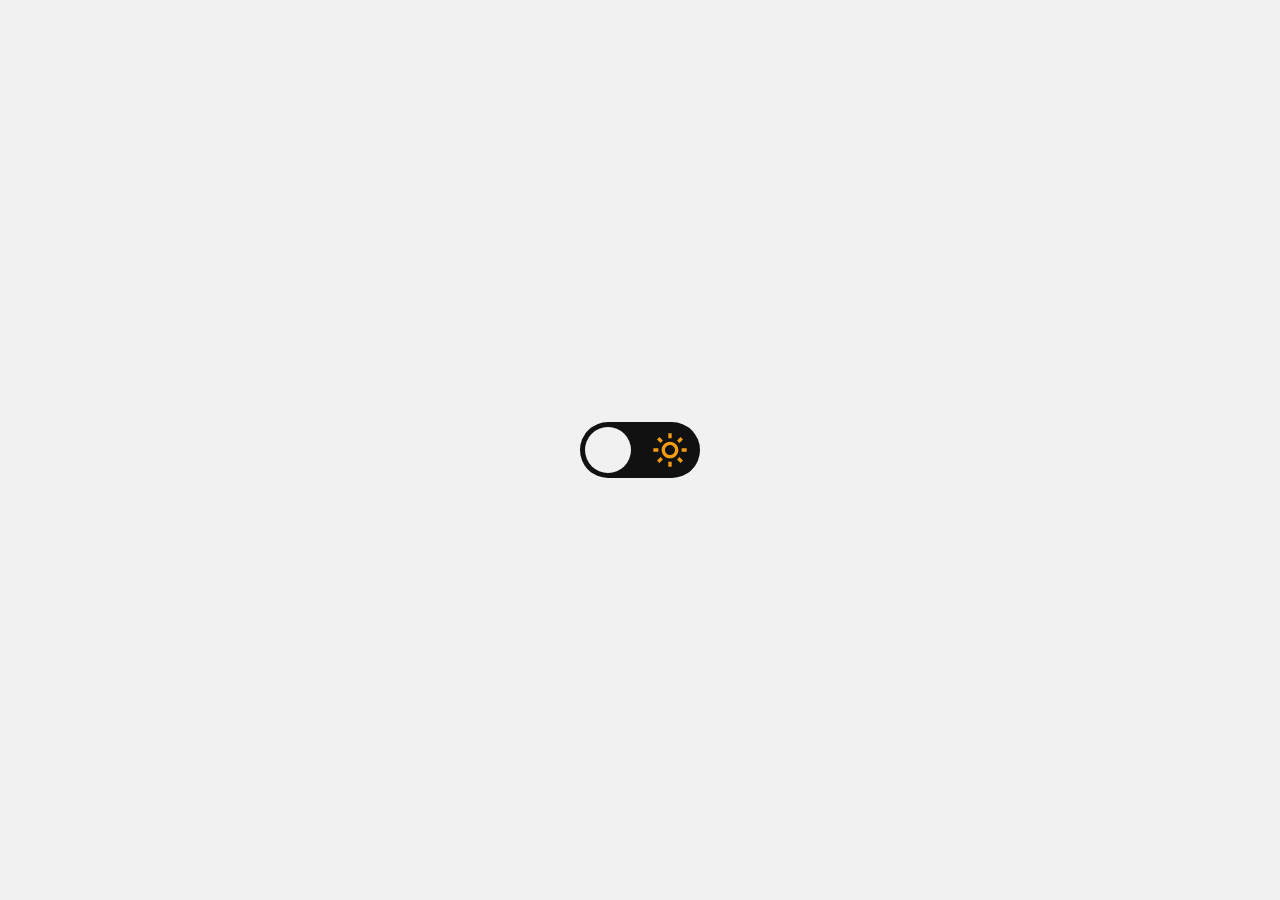
<file: Challenges/theme-switcher/index.html>
<!DOCTYPE html>
<html lang="en">
<head>
    <meta charset="UTF-8">
    <meta http-equiv="X-UA-Compatible" content="IE=edge">
    <meta name="viewport" content="width=device-width, initial-scale=1.0">
    <link rel="shortcut icon" href="assets/favicon/favicon.ico" type="image/x-icon">
    <link rel="stylesheet" href="assets/main.css">
    <script defer src="assets/main.js"></script>
    <title>Theme Switcher</title>
</head>
<body>
    <main class="l-container">
        <label class="checkbox">
            <svg xmlns="http://www.w3.org/2000/svg" width="40" height="40" viewBox="0 0 24 24" style="fill: #f1c40f; transform:none ; msFilter:none;">
                <path d="M20.742 13.045a8.088 8.088 0 0 1-2.077.271c-2.135 0-4.14-.83-5.646-2.336a8.025 8.025 0 0 1-2.064-7.723A1 1 0 0 0 9.73 2.034a10.014 10.014 0 0 0-4.489 2.582c-3.898 3.898-3.898 10.243 0 14.143a9.937 9.937 0 0 0 7.072 2.93 9.93 9.93 0 0 0 7.07-2.929 10.007 10.007 0 0 0 2.583-4.491 1.001 1.001 0 0 0-1.224-1.224zm-2.772 4.301a7.947 7.947 0 0 1-5.656 2.343 7.953 7.953 0 0 1-5.658-2.344c-3.118-3.119-3.118-8.195 0-11.314a7.923 7.923 0 0 1 2.06-1.483 10.027 10.027 0 0 0 2.89 7.848 9.972 9.972 0 0 0 7.848 2.891 8.036 8.036 0 0 1-1.484 2.059z"></path>
            </svg>

            <span class="ball-btn-checkbox"></span>

            <svg xmlns="http://www.w3.org/2000/svg" width="40" height="40" viewBox="0 0 24 24" style="fill: #f39c12;transform:none ;msFilter:none;">
                <path d="M6.993 12c0 2.761 2.246 5.007 5.007 5.007s5.007-2.246 5.007-5.007S14.761 6.993 12 6.993 6.993 9.239 6.993 12zM12 8.993c1.658 0 3.007 1.349 3.007 3.007S13.658 15.007 12 15.007 8.993 13.658 8.993 12 10.342 8.993 12 8.993zM10.998 19h2v3h-2zm0-17h2v3h-2zm-9 9h3v2h-3zm17 0h3v2h-3zM4.219 18.363l2.12-2.122 1.415 1.414-2.12 2.122zM16.24 6.344l2.122-2.122 1.414 1.414-2.122 2.122zM6.342 7.759 4.22 5.637l1.415-1.414 2.12 2.122zm13.434 10.605-1.414 1.414-2.122-2.122 1.414-1.414z"></path>
            </svg>
        </label>
    </main>
</body>
</html>
</file>
<file: Challenges/countdown/assets/css/main.css>
@import url('https://fonts.googleapis.com/css2?family=Poppins:wght@300;400;500&display=swap');
/* geral */
*{
    margin: 0;
    padding: 0;
    box-sizing: border-box;
    font-family: 'Poppins', sans-serif;
}
:root {
    --black: #4D4C59;
    --purple: #6C63FF;
    --light-grey: #C8C8C8;
    --text-color: #9C9AB6;
  }

body{
    overflow-x: hidden;
    width: 100%;
    height: 100vh;
}
h1{
    color: var(--purple);
    text-transform: uppercase;
    font-size: 2.75rem;
}
p{
    color: var(--text-color);
    font-weight: 400;
}
/* main */

.container{
    width: 100%;
    height: 100%;
    margin: 0 auto;
}

.wrapper{
    display: flex;
    height: 100%;
    max-height: 60vh;
    justify-content: space-evenly;
    align-items: center;
}
.contdown{
    height: 100%;
    display: flex;
    flex-direction: column;
    align-items: center;
    padding-top: 7rem;
}
/* table */

.timer{
    width: 100%;
    margin-top: .5rem;
}
th{
    text-align: center;
    font-size: .8rem;
    color: var(--light-grey);
    font-weight: 300;
}
td{
    font-size: 4rem;
    text-align: center;
    color: var(--black);
    max-width: 60px;
}

/* subscribe */

button{
    width: 160px;
    height: 46px;
    background-color: var(--purple);
    border: none;
    color: white;
    font-weight: 400;
    border-radius: 10px;
    cursor: pointer;
    margin-top: 1.75rem;
}
</file>
<file: Challenges/sidebar/assets/css/main.css>
@import url('https://fonts.googleapis.com/css2?family=Poppins:wght@400;500&display=swap');
/* global */
*{
    padding: 0;
    margin: 0;
    box-sizing: border-box;
    font-family: 'Poppins', sans-serif;
    list-style-type: none;
    list-style-position: inside;
}
:root{
    --body-bg-color: #dce4e3;
    --green: #18c29c;
    --light-green: #8ed7c6;
    --light-grey: #dce4e3;
    --text-color: #084236;
}
a{
  text-decoration: none;
}
body{
  width: 100%;
  height: 100vh;
}
/* main */
.container{
  width: 100%;
  height: 100%;
  background-color: var(--body-bg-color);
  display: flex;
}

.sidebar{
  background-color: var(--green);
  color: var(--text-color);
  position: relative;
  max-width: 300px;
  width: 100%;
  transition: all 400ms;
}

.s-header{
  padding: 1rem;
  display: flex;
  justify-content: space-between;
}

.s-header svg:last-child{
  cursor: pointer;
}
/* list */

.s-nav{
  padding: 2rem .5rem;
}
.s-item{
  margin: 2.75rem 1rem;
}

.s-item a{
  display: flex;
  align-items: center;
  color: var(--text-color);
  font-size: .8rem;
  width: 100%;
  font-weight: 400;
  transition: all 400ms;
}

.s-item a:hover{
  color: var(--body-bg-color);
}

.s-list .s-item:first-child{
  background-color: var(--light-green);
  padding: .6rem;
  border-radius: 10px;
  margin: 1px 6px;
}

.s-item span{
  padding-left: .5rem;
  opacity: 1;
  visibility: visible;
  display: block;
}

/* profile */

.profile{
  position: absolute;
  bottom: 0px;
  display: flex;
  width: 100%;
  justify-content: space-between;
  align-items: center;
  padding: 1rem;
  background-color: var(--light-green);
}

.p-picture{
  width: 50px;
  border-radius: 5px;
}

.p-wrapper{
  opacity: 1;
  visibility: visible;
  display: flex;
}

.p-description{
  padding-left: 5px;
}
.p-description p:last-child{
  font-size: .7rem;
}

.p-logout{
  cursor: pointer;
}
/* animations */

.closed-nav{
  width: 70px;
  transition: all 300ms;
}

.closed-nav > .s-header{
  justify-content: center;
}

.closed-nav .logo{
  display: none;
}

.closed-nav  span{
  display: none;
}

.closed-wrapper{
    justify-content: center;
    padding: .5rem;
    transition: all 400ms;
}

.closed-wrapper > .p-wrapper{
    display: none;
    transition: all 400ms;
}

@keyframes closeSidebar {
  from{
    width: 300px;
  }to{
    width: 50px;
  }
}

@keyframes fadeText {
  0%{
    display: block;
    opacity: 1;
    visibility: visible;
  }
  50%{
    display: block;
    opacity: 0;
    visibility: hidden;
  }
  100%{
    display: none;
  }
}


.dashboard{
  width: 100%;
}
.dashboard h1{
  padding: 1rem;
  color: var(--text-color);
}
</file>
<file: Challenges/theme-switcher/assets/main.css>
/* geral */
*{
    margin: 0;
    padding: 0;
    box-sizing: border-box;
}
:root {
	--dark: #292C35;
	--light: #F1F1F1;
	--label: #111;
}
body{
    width: 100%;
    height: 100vh;
    display: flex;
    justify-content: center;
    align-items: center;
}
/* main */
.l-container{
    margin: 0 auto;
    width: 100%;
    height: 100%;
    display: flex;
    justify-content: center;
    align-items: center;
    background-color: var(--light);
    transition: background-color 300ms;
}

/* main-checkbox */

.checkbox{
    width: 120px;
    height: 3.5rem;
    display: flex;
    justify-content: space-around;
    align-items: center;
    background-color: var(--label);
    position: relative;
    border-radius: 4.25rem;
    cursor: pointer;
}
.ball-btn-checkbox{
    width: 46px;
    height: 46px;
    background-color: var(--light);
    border-radius: 50%;
    position: absolute;
    left: 5px; 
    transition: 300ms;
    animation: ballTransitions 300ms;
}

.d-container{
    transition: 300ms;
    background-color: var(--dark);
}

.animated-ball-checkbox{
    animation: ballTransition 300ms alternate ease-in-out forwards;
}

@keyframes ballTransition{
    from{
        left:10px;
    }
    to{
        left: 68px;
    }
}

@keyframes ballTransitions{
    from{
        left:68px;
    }
    to{
        left: 5px;
    }
}
</file>
